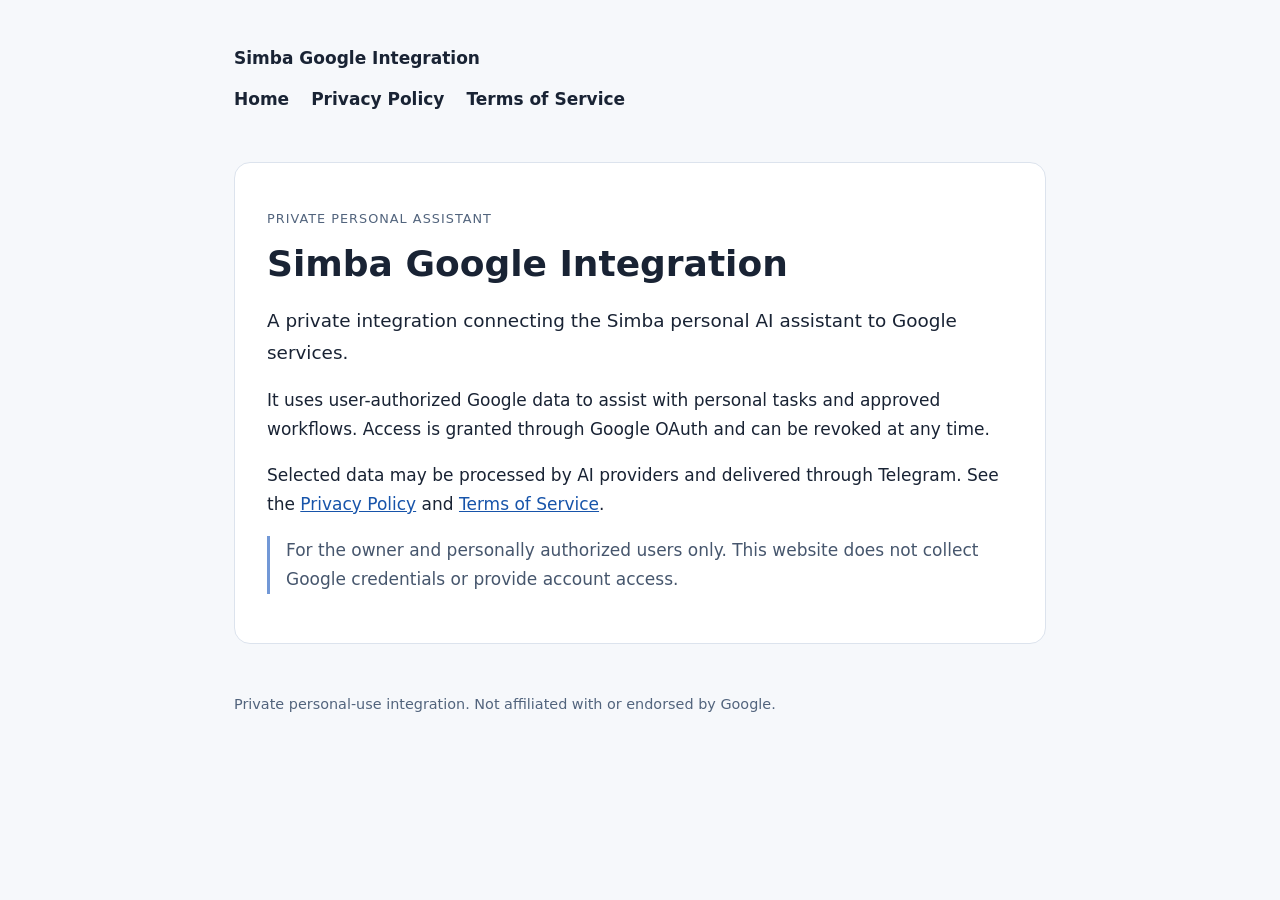
<file: index.html>
<!doctype html>
<html lang="en">
<head>
<meta charset="utf-8">
<meta name="viewport" content="width=device-width,initial-scale=1">
<meta name="description" content="Private personal-assistant integration for Google services.">
<title>Home | Simba Google Integration</title>
<link rel="stylesheet" href="styles.css">
</head>
<body>
<header><a href="./">Simba Google Integration</a>
<nav aria-label="Main navigation"><a href="./">Home</a><a href="privacy.html">Privacy Policy</a><a href="terms.html">Terms of Service</a></nav>
</header>
<main><article>
<p class="eyebrow">Private personal assistant</p>
<h1>Simba Google Integration</h1>
<p class="lead">A private integration connecting the Simba personal AI assistant to Google services.</p>
<p>It uses user-authorized Google data to assist with personal tasks and approved workflows. Access is granted through Google OAuth and can be revoked at any time.</p>
<p>Selected data may be processed by AI providers and delivered through Telegram. See the <a href="privacy.html">Privacy Policy</a> and <a href="terms.html">Terms of Service</a>.</p>
<p class="note">For the owner and personally authorized users only. This website does not collect Google credentials or provide account access.</p>
</article></main>
<footer>Private personal-use integration. Not affiliated with or endorsed by Google.</footer>
</body>
</html>
</file>
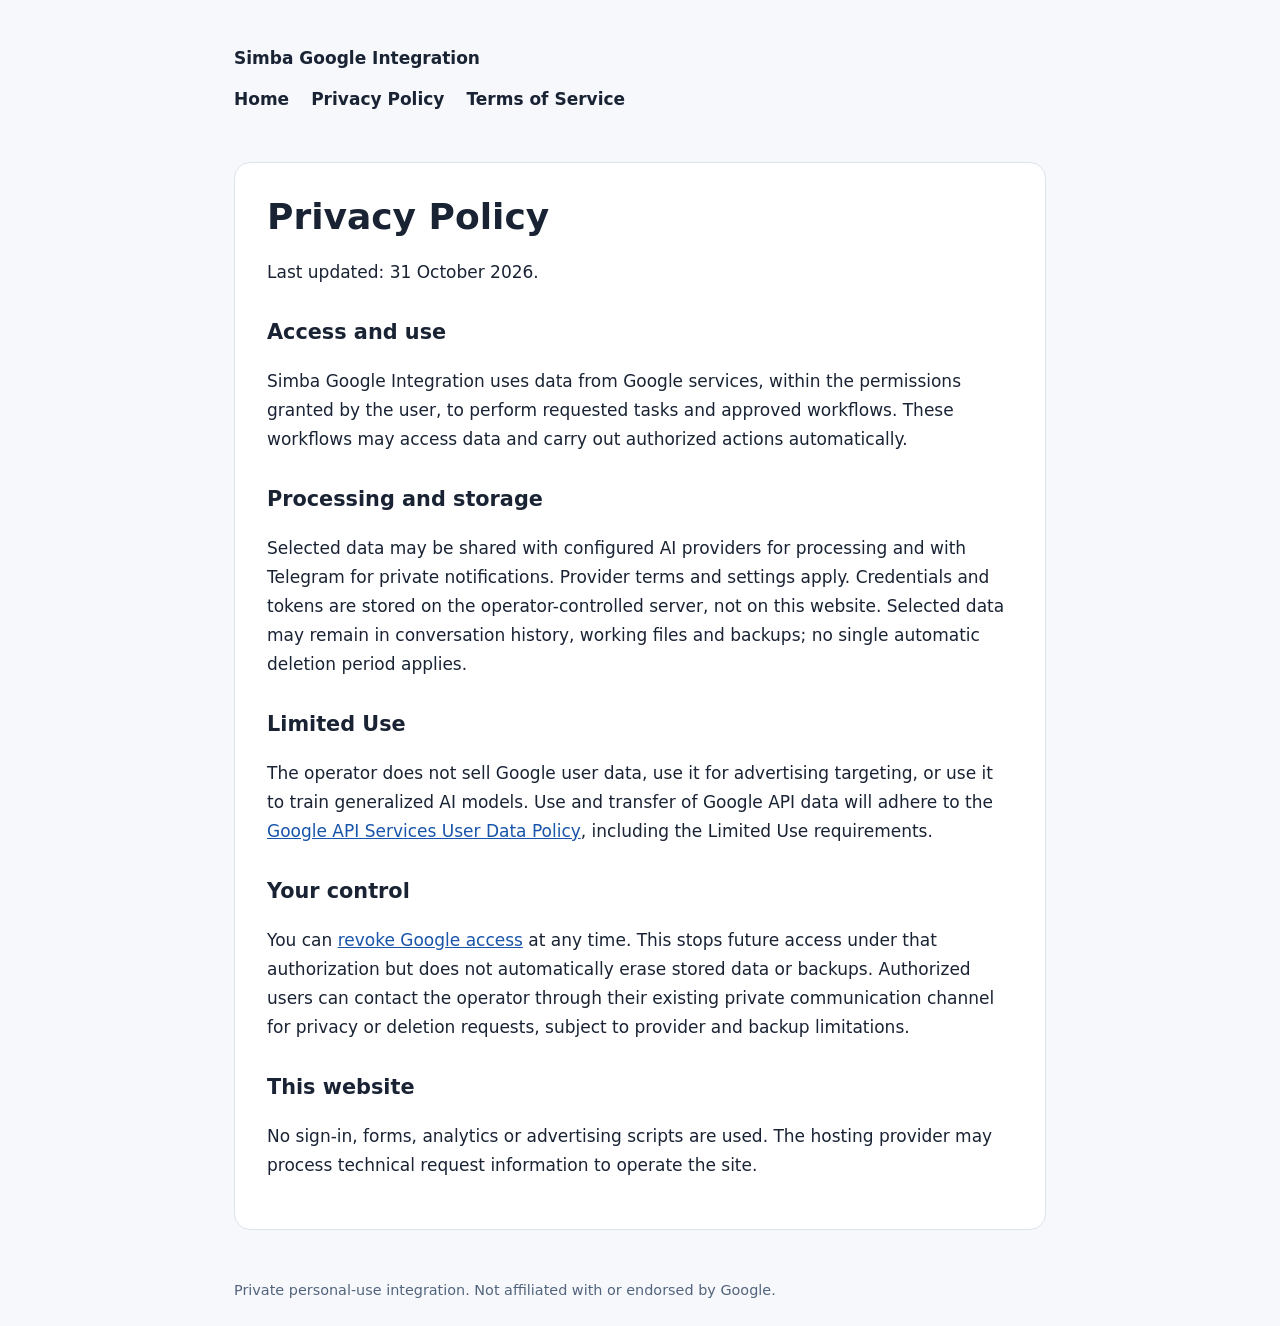
<file: privacy.html>
<!doctype html>
<html lang="en">
<head>
<meta charset="utf-8">
<meta name="viewport" content="width=device-width,initial-scale=1">
<meta name="description" content="Private personal-assistant integration for Google services.">
<title>Privacy Policy | Simba Google Integration</title>
<link rel="stylesheet" href="styles.css">
</head>
<body>
<header><a href="./">Simba Google Integration</a>
<nav aria-label="Main navigation"><a href="./">Home</a><a href="privacy.html">Privacy Policy</a><a href="terms.html">Terms of Service</a></nav>
</header>
<main><article>
<h1>Privacy Policy</h1>
<p>Last updated: 31 October 2026.</p>
<h2>Access and use</h2>
<p>Simba Google Integration uses data from Google services, within the permissions granted by the user, to perform requested tasks and approved workflows. These workflows may access data and carry out authorized actions automatically.</p>
<h2>Processing and storage</h2>
<p>Selected data may be shared with configured AI providers for processing and with Telegram for private notifications. Provider terms and settings apply. Credentials and tokens are stored on the operator-controlled server, not on this website. Selected data may remain in conversation history, working files and backups; no single automatic deletion period applies.</p>
<h2>Limited Use</h2>
<p>The operator does not sell Google user data, use it for advertising targeting, or use it to train generalized AI models. Use and transfer of Google API data will adhere to the <a href="https://developers.google.com/terms/api-services-user-data-policy">Google API Services User Data Policy</a>, including the Limited Use requirements.</p>
<h2>Your control</h2>
<p>You can <a href="https://myaccount.google.com/connections">revoke Google access</a> at any time. This stops future access under that authorization but does not automatically erase stored data or backups. Authorized users can contact the operator through their existing private communication channel for privacy or deletion requests, subject to provider and backup limitations.</p>
<h2>This website</h2>
<p>No sign-in, forms, analytics or advertising scripts are used. The hosting provider may process technical request information to operate the site.</p>
</article></main>
<footer>Private personal-use integration. Not affiliated with or endorsed by Google.</footer>
</body>
</html>
</file>
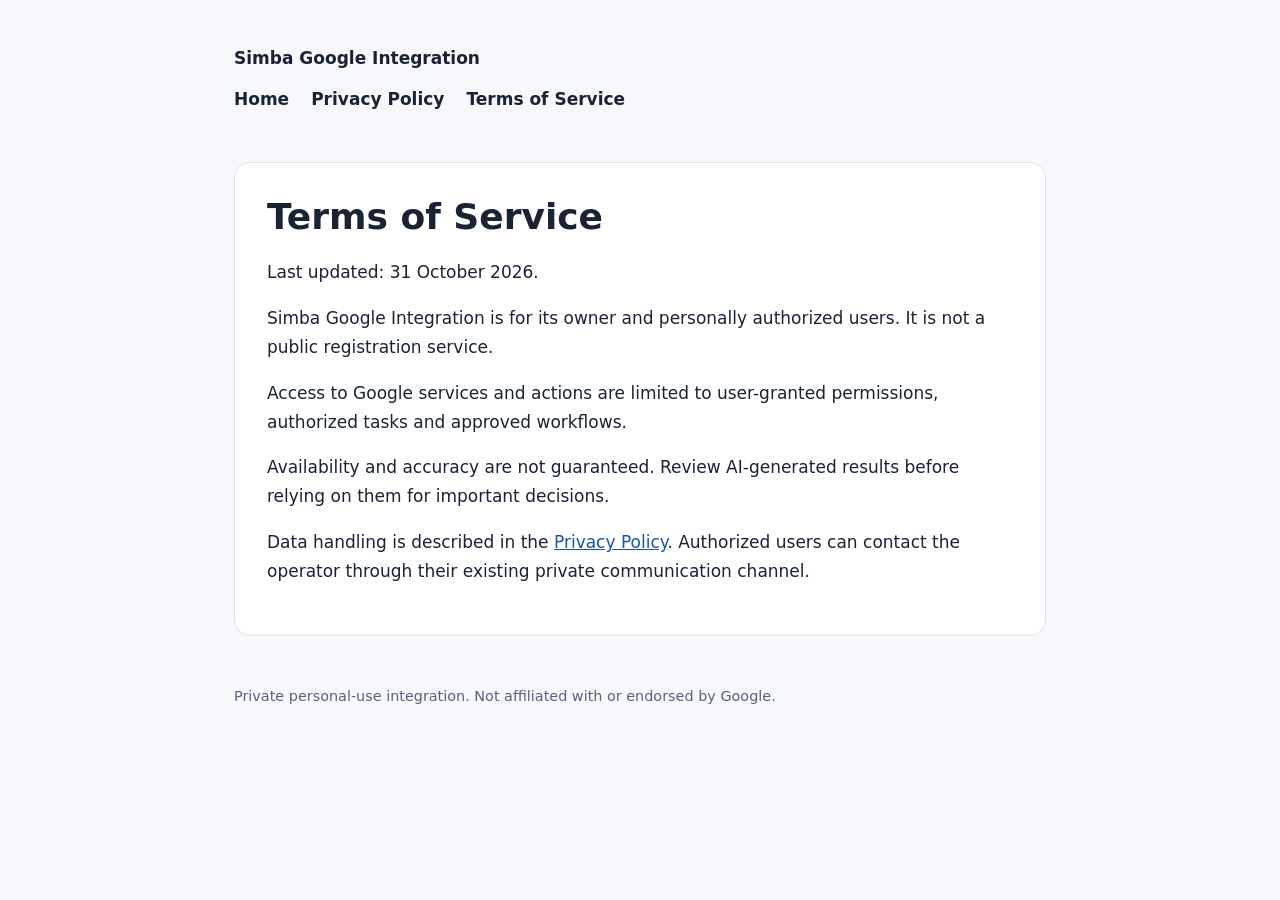
<file: terms.html>
<!doctype html>
<html lang="en">
<head>
<meta charset="utf-8">
<meta name="viewport" content="width=device-width,initial-scale=1">
<meta name="description" content="Private personal-assistant integration for Google services.">
<title>Terms of Service | Simba Google Integration</title>
<link rel="stylesheet" href="styles.css">
</head>
<body>
<header><a href="./">Simba Google Integration</a>
<nav aria-label="Main navigation"><a href="./">Home</a><a href="privacy.html">Privacy Policy</a><a href="terms.html">Terms of Service</a></nav>
</header>
<main><article>
<h1>Terms of Service</h1>
<p>Last updated: 31 October 2026.</p>
<p>Simba Google Integration is for its owner and personally authorized users. It is not a public registration service.</p>
<p>Access to Google services and actions are limited to user-granted permissions, authorized tasks and approved workflows.</p>
<p>Availability and accuracy are not guaranteed. Review AI-generated results before relying on them for important decisions.</p>
<p>Data handling is described in the <a href="privacy.html">Privacy Policy</a>. Authorized users can contact the operator through their existing private communication channel.</p>
</article></main>
<footer>Private personal-use integration. Not affiliated with or endorsed by Google.</footer>
</body>
</html>
</file>
<file: styles.css>
*{box-sizing:border-box}body{margin:0;background:#f6f8fb;color:#192334;font:17px/1.7 system-ui,-apple-system,BlinkMacSystemFont,"Segoe UI",sans-serif}main,header,footer{max-width:860px;margin:auto;padding:24px}header{padding-top:44px}header a{font-weight:650;color:#192334;text-decoration:none}nav{display:flex;gap:22px;flex-wrap:wrap;margin-top:12px}a{color:#1754aa}article{background:white;border:1px solid #dce3ed;border-radius:16px;padding:32px}h1{line-height:1.2;font-size:2.25rem;margin:0 0 20px}h2{font-size:1.3rem;margin:28px 0 10px}.eyebrow{font-size:.8rem;letter-spacing:.08em;text-transform:uppercase;color:#52647d}.lead{font-size:1.15rem}.note{border-left:3px solid #7298d6;padding-left:16px;color:#46566d}footer{font-size:.9rem;color:#52647d}li{margin:8px 0}a:focus-visible{outline:3px solid #cf8500;outline-offset:4px}@media(max-width:600px){main,header,footer{padding:18px}article{padding:22px}h1{font-size:1.85rem}}
</file>
